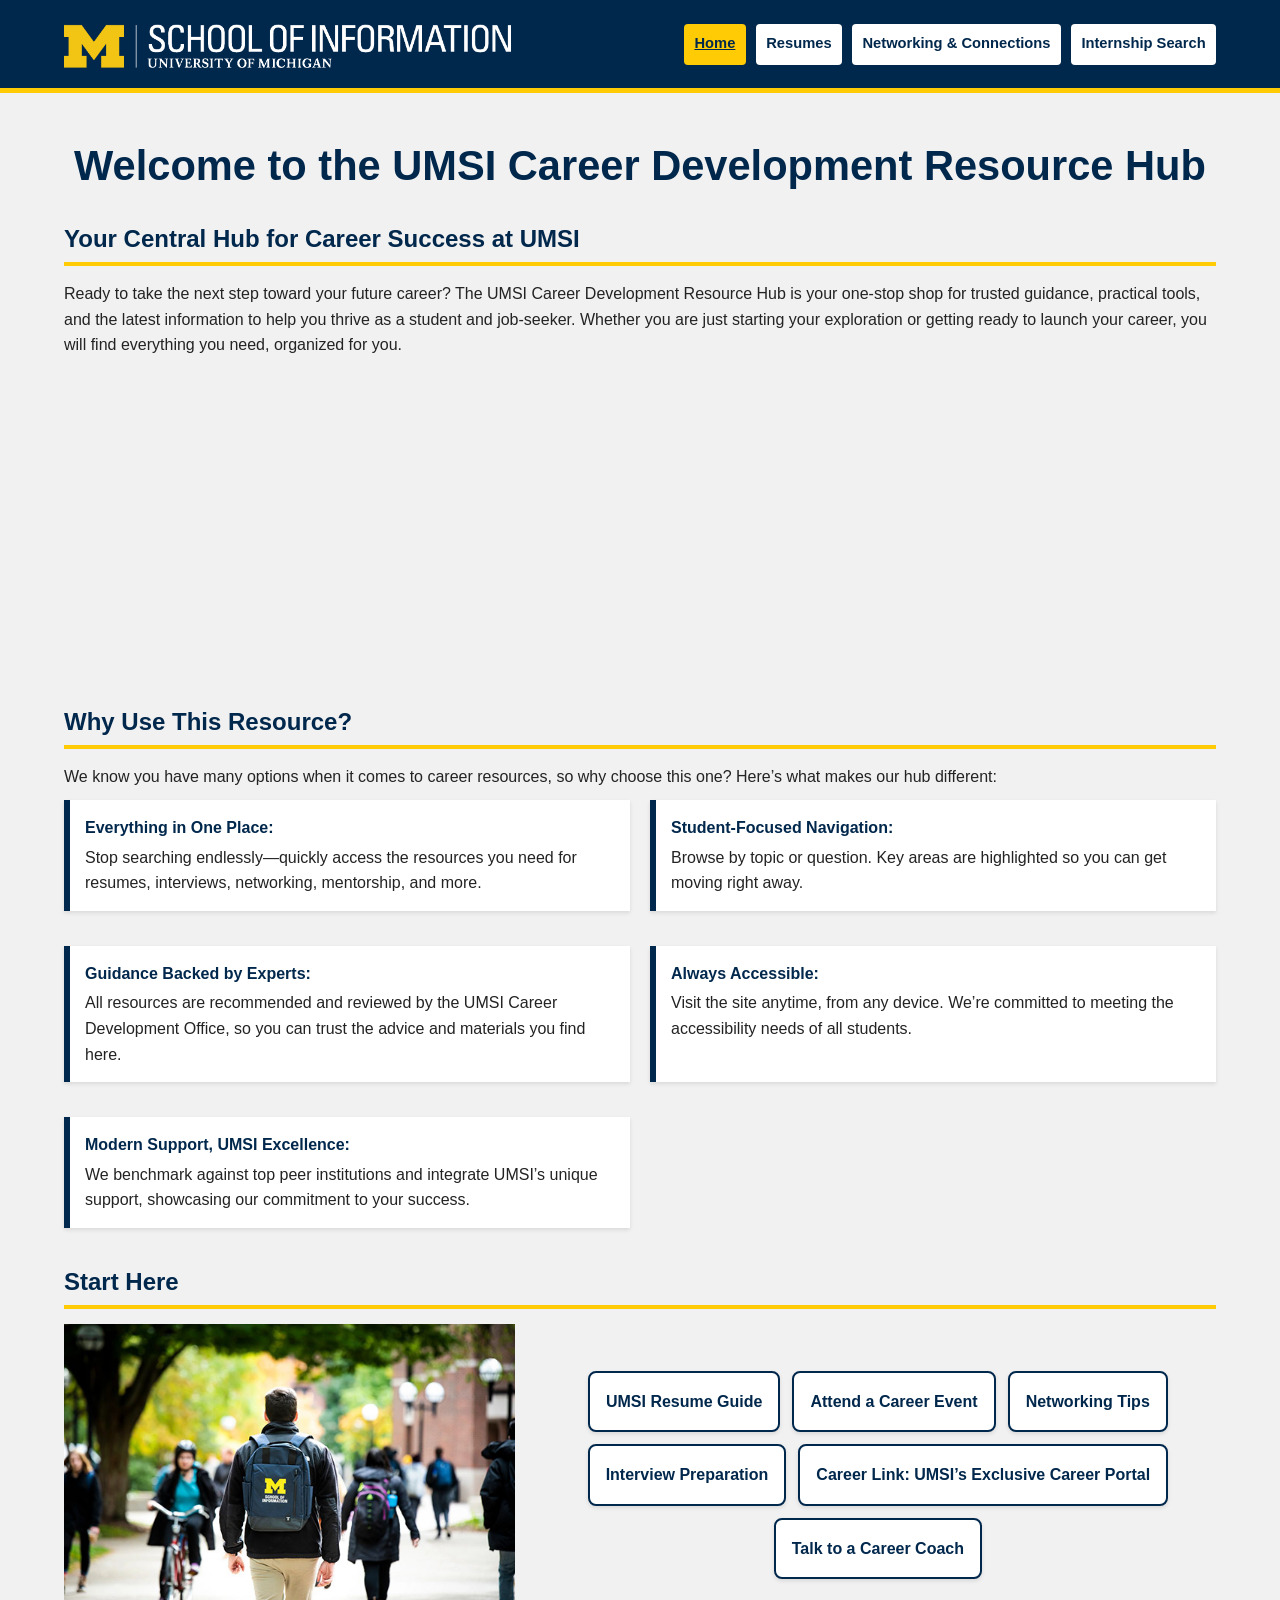
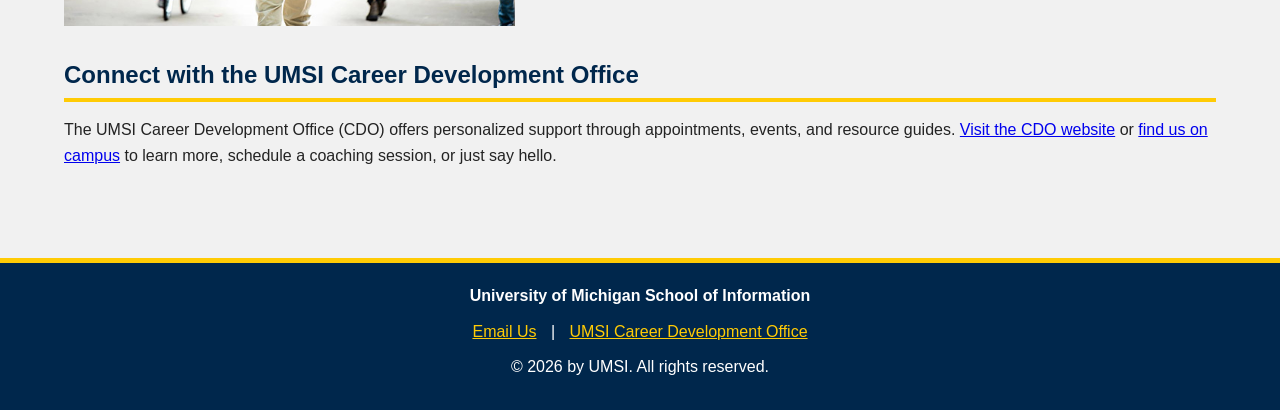
<file: index.html>
<!DOCTYPE html>
<html lang="en">
<head>
    <meta charset="UTF-8">
    <meta name="viewport" content="width=device-width, initial-scale=1.0">
    <link rel="stylesheet" href="css/html5reset.css">
    <link rel="stylesheet" href="css/style.css">
    <title>MSI Career Development Resource Hub</title>
</head>
<body>

<header>
  <div class="skip"><a href = "#maincontent">Skip to Main Content</a></div>
        <a href = "index.html" class="logo"><img src="images/UMSI_signature_marketing_no_U_white.png" alt="UMSI Logo"></a>  
        <nav>
            <ul>
                <li><a href = "index.html" class="active">Home</a></li>
                <li><a href = "resume.html">Resumes</a></li>
                <li><a href = "networking.html">Networking & Connections</a></li>
                <li><a href = "internship.html">Internship Search</a></li>
            </ul>
        </nav>

</header>
<main id="maincontent">
  <h1>Welcome to the UMSI Career Development Resource Hub</h1>

    <section>
      <h2>Your Central Hub for Career Success at UMSI</h2>
      <p>
        Ready to take the next step toward your future career? The UMSI Career Development Resource Hub is your one-stop shop for trusted guidance, practical tools, and the latest information to help you thrive as a student and job-seeker. Whether you are just starting your exploration or getting ready to launch your career, you will find everything you need, organized for you.
      </p>
      <iframe width="560" height="315" src="https://www.youtube.com/embed/GSjGeDYJ5Nk?si=qhxJPRTIT___x8hG" title="YouTube video player" allow="accelerometer; autoplay; clipboard-write; encrypted-media; gyroscope; picture-in-picture; web-share" referrerpolicy="strict-origin-when-cross-origin" allowfullscreen></iframe>
    </section>

    <section>
      <h2>Why Use This Resource?</h2>
       <p>
        We know you have many options when it comes to career resources, so why choose this one? Here’s what makes our hub different:
      <ul class="text-list">
        <li><strong>Everything in One Place:</strong> Stop searching endlessly—quickly access the resources you need for resumes, interviews, networking, mentorship, and more.</li>
        <li><strong>Student-Focused Navigation:</strong> Browse by topic or question. Key areas are highlighted so you can get moving right away.</li>
        <li><strong>Guidance Backed by Experts:</strong> All resources are recommended and reviewed by the UMSI Career Development Office, so you can trust the advice and materials you find here.</li>
        <li><strong>Always Accessible:</strong> Visit the site anytime, from any device. We’re committed to meeting the accessibility needs of all students.</li>
        <li><strong>Modern Support, UMSI Excellence:</strong> We benchmark against top peer institutions and integrate UMSI’s unique support, showcasing our commitment to your success.</li>
      </ul>
    </section>
    <section>
      <h2>Start Here</h2>
      <div class="start-section-box grid-layout" >
        <img src="images/UMSI_CampusFall_UMSIBackpack_02.jpg" alt="A student wears a UMSI backpack in fall on the drag.">
        <ul class="action-list">
            <li><a href="https://docs.google.com/document/d/1_1GfDJyVGIgE82MZjVhuWT_aB_2Hcj1NN62FUCXoR_o/edit?tab=t.0" target="_blank">UMSI Resume Guide</a></li>
          <li><a href="https://umich.instructure.com/courses/137916/pages/attend-an-event" target="_blank">Attend a Career Event</a></li>
          <li><a href="https://docs.google.com/document/d/18HMt79BU8ovGf9z7_P7No5tuwUS6qHNW5u0sgrepLtE/edit?tab=t.0" target="_blank">Networking Tips</a></li>
          <li><a href="https://docs.google.com/presentation/d/15n-XqsFEntdbkZz89K-ohf7Or1NnCt5CQNDG-6fh2a0/edit?usp=sharing" target="_blank">Interview Preparation</a></li>
          <li><a href="https://si-umich.12twenty.com/Login" target="_blank">Career Link: UMSI’s Exclusive Career Portal</a></li>
        
            <li><a href = "https://umich.instructure.com/courses/137916/pages/talk-to-a-career-coach">Talk to a Career Coach</a></li>
        </ul>
      </div>
      
    </section>
    
    <section>
      <h2>Connect with the UMSI Career Development Office</h2>
      <p>
        The UMSI Career Development Office (CDO) offers personalized support through appointments, events, and resource guides. <a href="https://umich.instructure.com/courses/137916" target="_blank">Visit the CDO website</a> or <a href="https://www.si.umich.edu/about-umsi/getting-umsi" target="_blank">find us on campus</a> to learn more, schedule a coaching session, or just say hello.
      </p>
    </section>
       
        <!-- Content taken & modified from UMGPT with the prompt, "Write me a webpage of intro content to help meet the following requirements - this is for the home page": and then pasted in the client objectives & project requirements"
        UMGPT. (2025). UMGPT ( GPT-4.1 August 25th version) [Large language model]. -->
</main>
<footer>
  <p><strong>University of Michigan School of Information</strong></p>
  <p>
    <a href="mailto:umsi.careers@umich.edu">Email Us</a> | 
    <a href="https://umich.instructure.com/courses/137916">UMSI Career Development Office </a>
  </p>
  <p>&copy;  <span id="year"></span> by UMSI. All rights reserved.</p>
  <script>
    // Set the current year in the footer automatically, uses JavaScript to ensure it stays up to date
    document.getElementById("year").innerHTML = new Date().getFullYear();
  </script>
</footer>
</body>
</html>
</file>
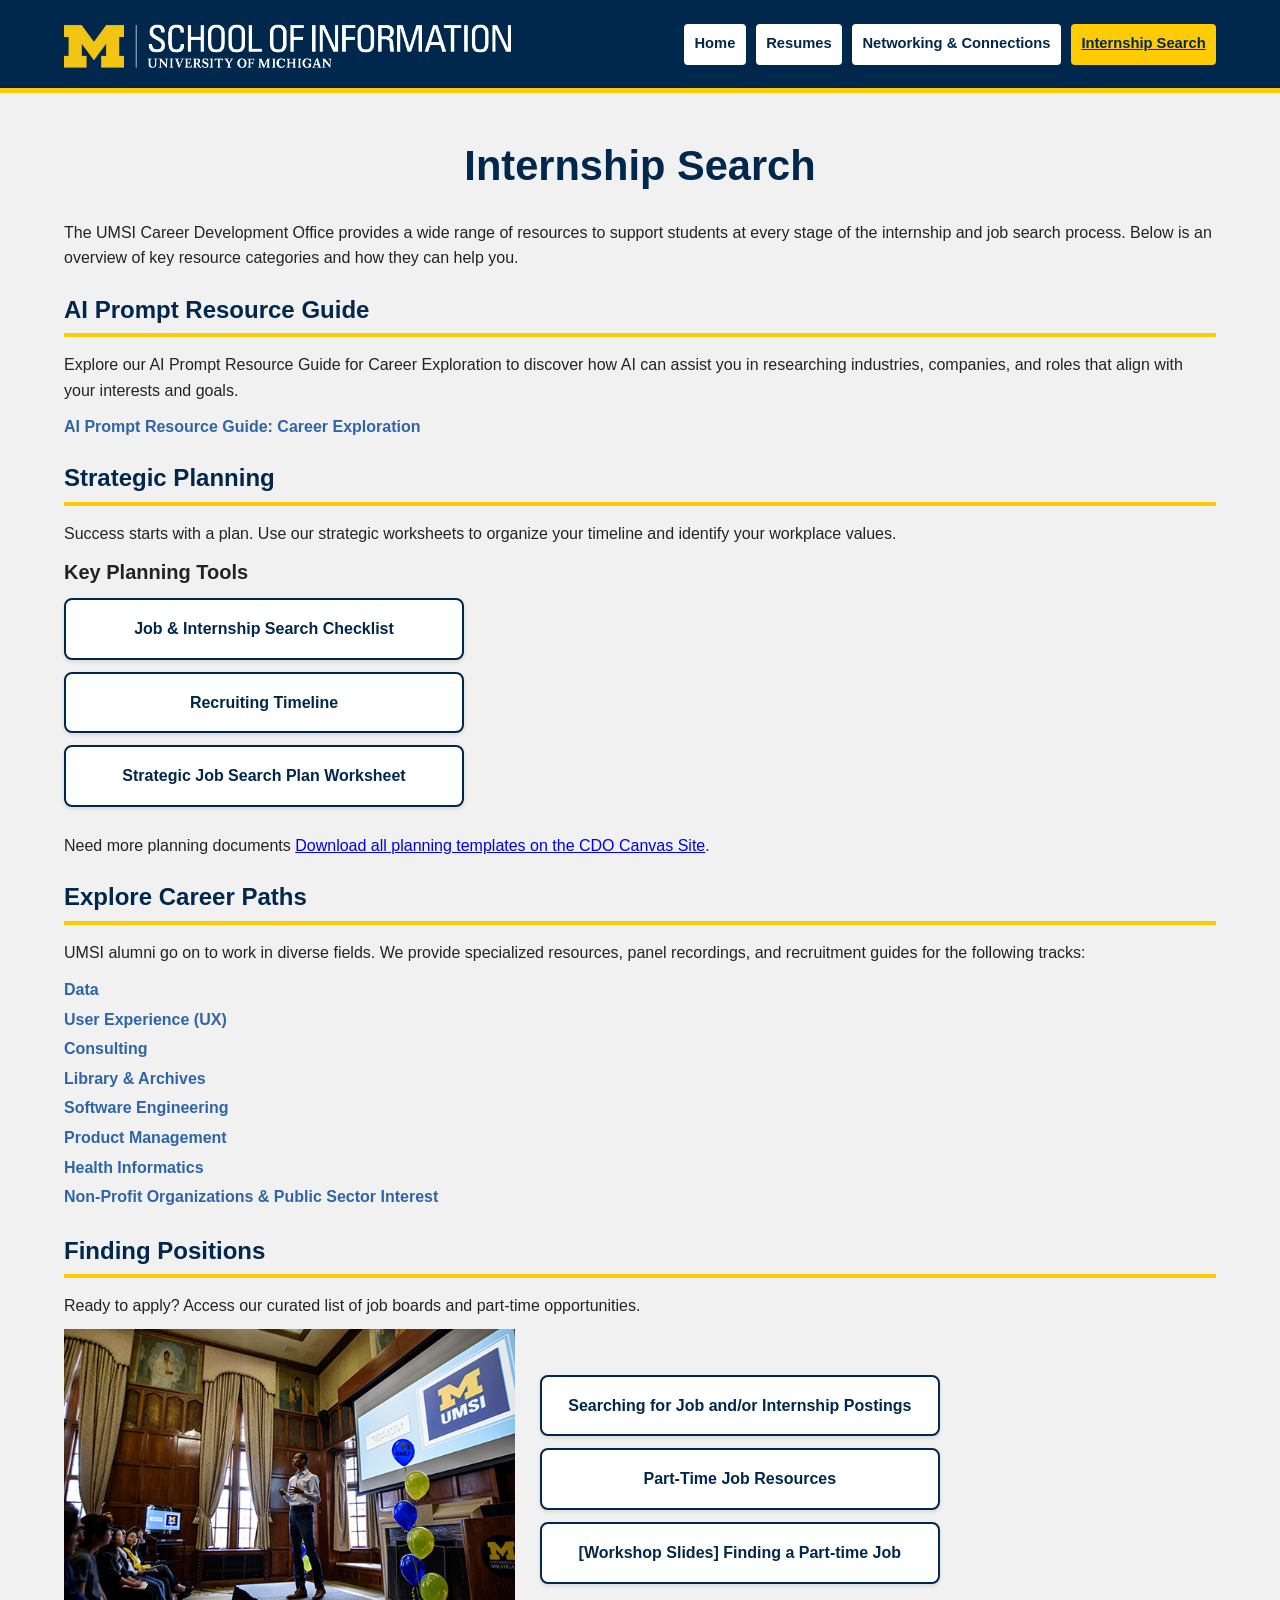
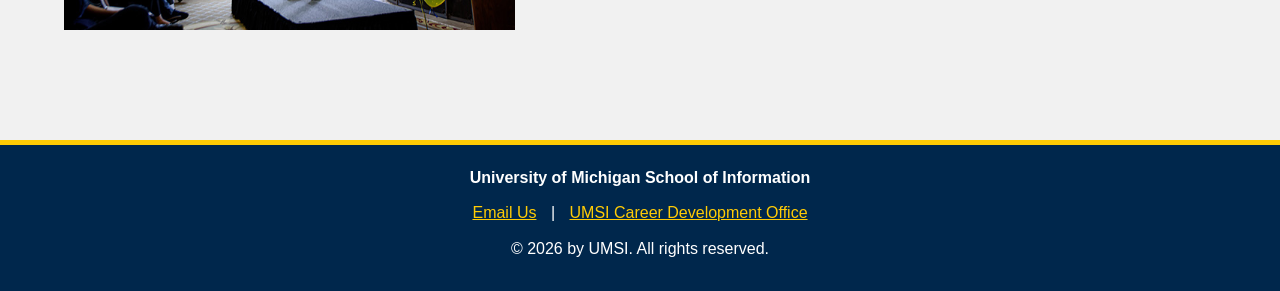
<file: internship.html>
<!DOCTYPE html>
<html lang="en">
<head>
    <meta charset="UTF-8">
    <meta name="viewport" content="width=device-width, initial-scale=1.0">
    <link rel="stylesheet" href="css/html5reset.css">
    <link rel="stylesheet" href="css/style.css">
    <title>Internship Search</title>
</head>
<body>

<header>
  <div class="skip"><a href = "#maincontent">Skip to Main Content</a></div>
        <a href = "index.html" class="logo"><img src="images/UMSI_signature_marketing_no_U_white.png" alt="UMSI Logo"></a>  
        <nav>
            <ul>
                <li><a href = "index.html">Home</a></li>
                <li><a href = "resume.html">Resumes</a></li>
                <li><a href = "networking.html">Networking & Connections</a></li>
                <li><a href = "internship.html" class="active">Internship Search</a></li>
            </ul>
        </nav>

</header>

<main id="maincontent">
    <h1>Internship Search</h1>

    <p>
        The UMSI Career Development Office provides a wide range of resources to support
        students at every stage of the internship and job search process. Below is an
        overview of key resource categories and how they can help you.
    </p>

    <section>
        <h2>AI Prompt Resource Guide</h2>
        <p>
            Explore our AI Prompt Resource Guide for Career Exploration to discover how AI can assist you in researching industries, companies, and roles that align with your interests and goals.
        </p>
        <ul>
        <li class="resume-list"><a href="https://docs.google.com/document/d/1C-rxX5VcjVH7YjMdHil1VMo9ZdSOHmausOcX61dld-g/edit#heading=h.m3fsccjzqtbh">AI Prompt Resource Guide: Career Exploration</a></li>
        </ul>
    </section>
    <section>
        <h2>Strategic Planning</h2>
        <p>Success starts with a plan. Use our strategic worksheets to organize your timeline and identify your workplace values.</p>
        
        <h3>Key Planning Tools</h3>
        <ul  class="action-list-intern">
            <li><a href="https://docs.google.com/document/d/1fblfjC2Tki2MZOminwoIonvJYJ5tiBTKP8isaCzaIfY/edit?usp=sharing">Job & Internship Search Checklist</a></li>
            <li><a href="https://docs.google.com/document/d/14Q3v3K5_SwgIAbkhCgyX9Vd3JPs9nR245ACvP3Csq5I/edit?usp=sharing">Recruiting Timeline</a></li>
            <li><a href="https://docs.google.com/document/d/19kWFf53hYuAs-aa9igwV87WosoKJa1AsX_OUqLWjENk/edit?usp=sharing">Strategic Job Search Plan Worksheet</a></li>
        </ul>
        <p>
            <br>Need more planning documents
            <a href="https://umich.instructure.com/courses/137916/modules" target="_blank">Download all planning templates on the CDO Canvas Site</a>.
        </p>
    </section>
    <section>
        <h2>Explore Career Paths</h2>
        <p>UMSI alumni go on to work in diverse fields. We provide specialized resources, panel recordings, and recruitment guides for the following tracks:</p>

        <ul class="resume-list">
            <li><a href="https://docs.google.com/presentation/d/1V0kSQXhO-8rmsv6LKP7OqQqVBUBKkSyDmFd15uDUur4/edit?usp=sharing">Data</a></li>
            <li><a href="https://docs.google.com/presentation/d/1D_paU2t723q9vCd-4HIl9LoDvgLZlp9xS_nFApjCEkI/edit?usp=sharing">User Experience (UX)</a></li>
            <li><a href="https://docs.google.com/presentation/d/1tr5eBwZOigr9MVr2xQhfjooeoo3P20-pUsr6PSVdpEY/edit?usp=sharing">Consulting</a></li>
            <li><a href="https://docs.google.com/presentation/d/1snxqk9coJWGzj4DOOytsRnKHmIrj05FD7M1D-9P8yeQ/edit?usp=sharing">Library & Archives</a></li>
            <li><a href="https://www.dropbox.com/scl/fi/z2vsaocrqlom8nlm1v40l/SWE-Overview-3.mp4?rlkey=amjn72z4rz1hx6r7l167jaz96&dl=0">Software Engineering</a></li>
            <li><a href="https://drive.google.com/a/umich.edu/file/d/1JI7dTIZ_GYQC_aQutbZEo2v4rlgk2Hor/view?usp=sharing">Product Management</a></li>
            <li><a href="https://www.dropbox.com/scl/fi/8gmp37k21l6l8bxlja6da/MHI-Seminar-Alumni-Panel-Winter-2026.mp4?rlkey=p3vtp1lyhkd61rlac9827ja01&st=jzvv3afh&dl=0">Health Informatics</a></li>
            <li><a href="https://docs.google.com/presentation/d/1k83m2dodzUBuzO5lR2NZrJ960PTIdLHhDbB_rvvbJy4/edit?usp=sharing">Non-Profit Organizations & Public Sector Interest</a></li>
        </ul>
    </section>
    <section>
        <h2>Finding Positions</h2>
        <p>Ready to apply? Access our curated list of job boards and part-time opportunities.</p>
        <div class="start-section-box grid-layout" >
        <img src="images/career fair (internship search).jpg" alt="career fair (internship search)">
        <ul  class="action-list-intern">
            <li><a href="https://umich.instructure.com/courses/137916/modules/items/3808117" target="_blank">Searching for Job and/or Internship Postings </a></li>
            <li><a href="https://docs.google.com/document/d/1cQybKz6QKjBNAhrowpeiXdb-7npnRBiWLQde6re-wOo/edit?usp=sharing" target="_blank">Part-Time Job Resources</a></li>
            <li><a href="https://docs.google.com/presentation/d/1wINbTLwvxODWBIvSidmZavLMwki9CSzH2p0Lh7LIpOs/edit?usp=sharing" target="_blank">[Workshop Slides] Finding a Part-time Job</a></li>
        </ul>
    </div>
    </section>
    
        <!-- Content taken & modified from UMGPT with the prompt, "Using the provided list of UMSI career resources, create a page for 'Internship Search'. Instead of listing all individual links, summarize the categories and direct users to the Canvas modules for full access."
        UMGPT. (2025). UMGPT ( GPT-4.1 August 25th version) [Large language model]. -->
</main>
<footer>
  <p><strong>University of Michigan School of Information</strong></p>
  <p>
    <a href="mailto:umsi.careers@umich.edu">Email Us</a> | 
    <a href="https://umich.instructure.com/courses/137916">UMSI Career Development Office </a>
  </p>
  <p>&copy; <span id="year"></span> by UMSI. All rights reserved.</p>
  <script>
    // Set the current year in the footer automatically, uses JavaScript to ensure it stays up to date
    document.getElementById("year").innerHTML = new Date().getFullYear();
  </script>
</footer>
</body>
</html>
</file>
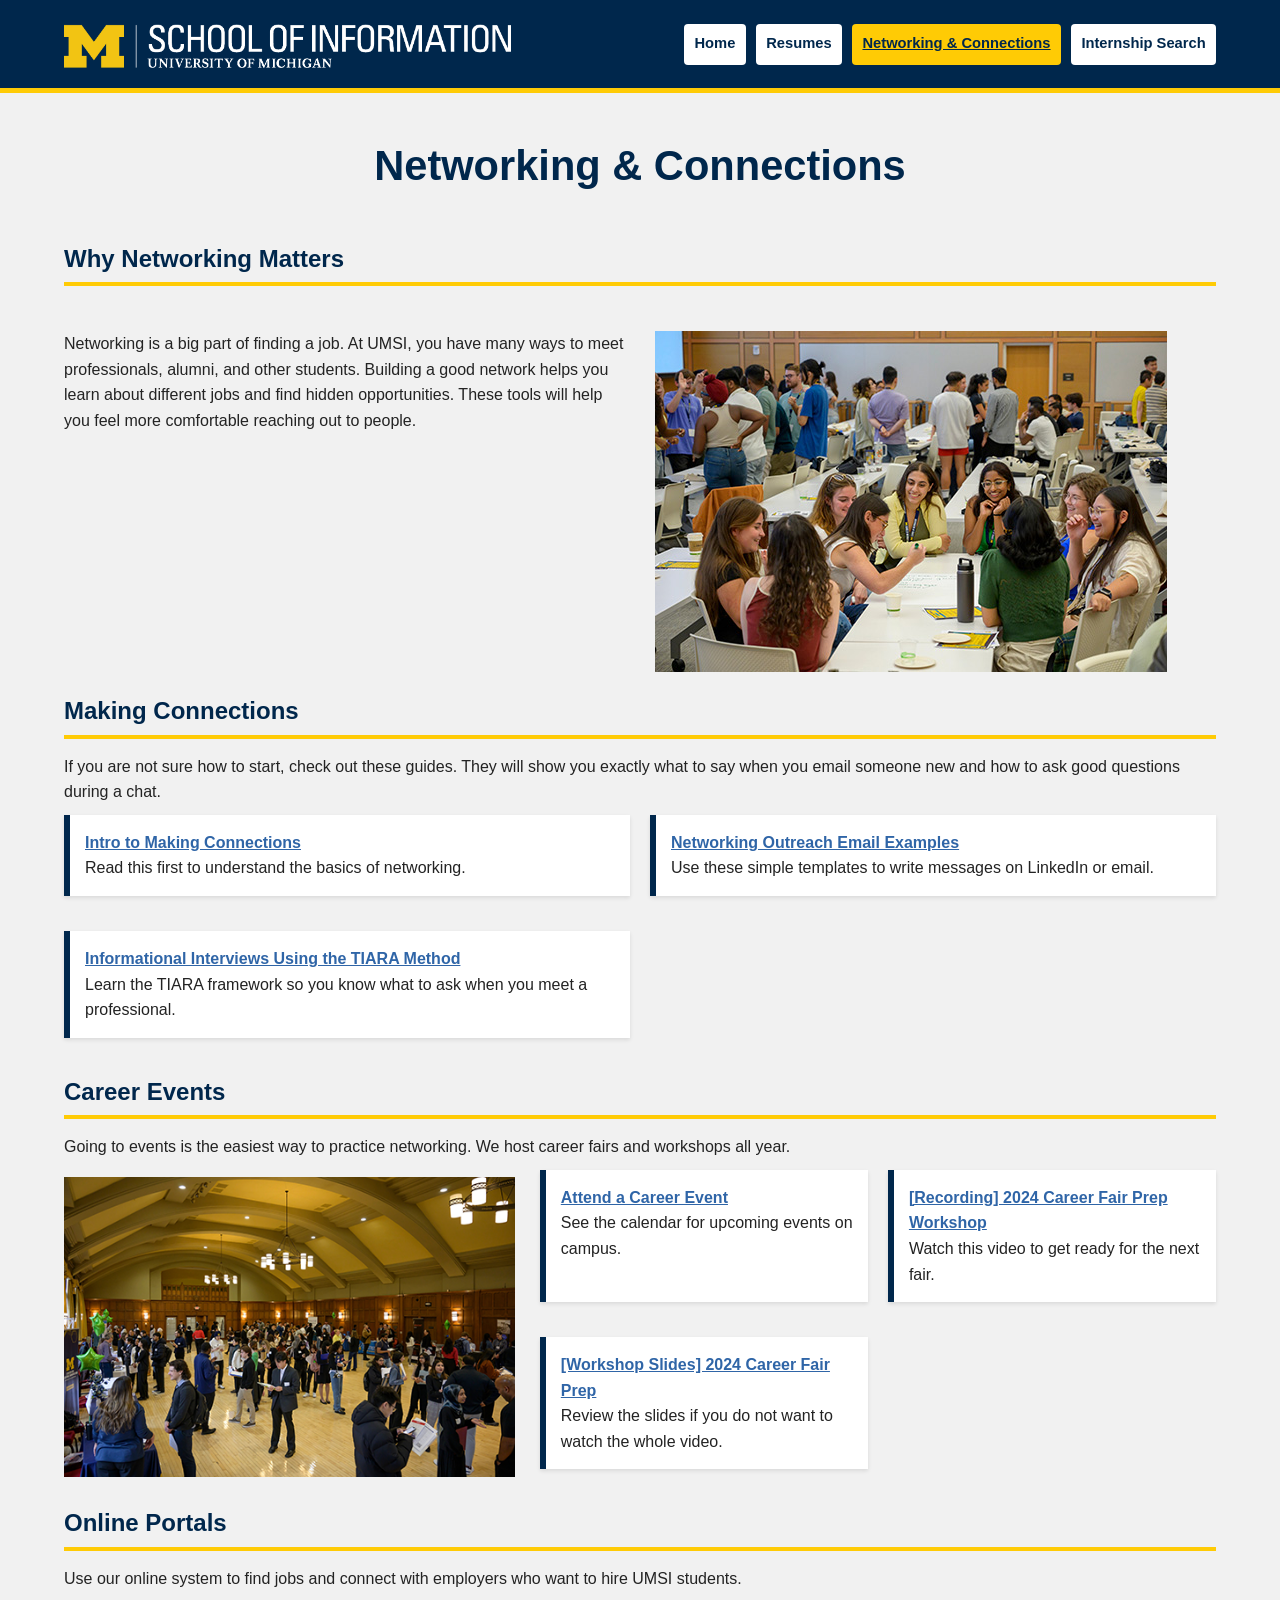
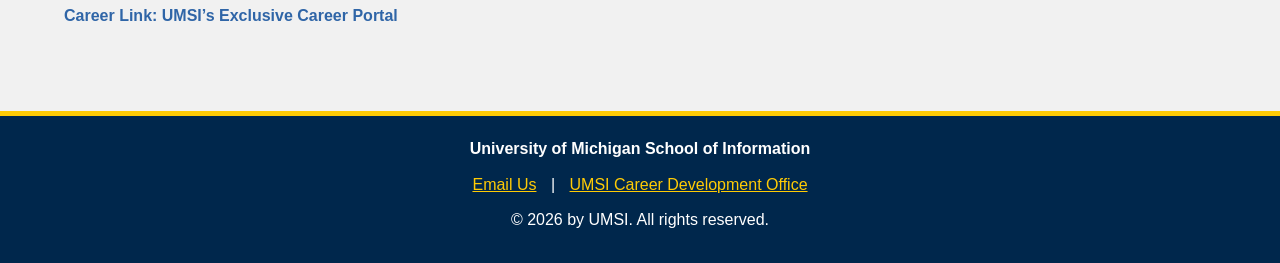
<file: networking.html>
<!DOCTYPE html>
<html lang="en">
<head>
    <meta charset="UTF-8">
    <meta name="viewport" content="width=device-width, initial-scale=1.0">
    <link rel="stylesheet" href="css/html5reset.css">
    <link rel="stylesheet" href="css/style.css">
    <title>Networking & Connections</title>
</head>
<body>

<header>
  <div class="skip"><a href = "#maincontent">Skip to Main Content</a></div>
        <a href = "index.html" class="logo"><img src="images/UMSI_signature_marketing_no_U_white.png" alt="UMSI Logo"></a>  
        <nav>
            <ul>
                <li><a href = "index.html">Home</a></li>
                <li><a href = "resume.html">Resumes</a></li>
                <li><a href = "networking.html" class="active">Networking & Connections</a></li>
                <li><a href = "internship.html">Internship Search</a></li>
            </ul>
        </nav>

</header>

<main id="maincontent">
    <h1>Networking & Connections</h1>

    <section class="content-grid">
        <h2>Why Networking Matters</h2>
        <p>
            Networking is a big part of finding a job. At UMSI, you have many ways to meet professionals, alumni, and other students. Building a good network helps you learn about different jobs and find hidden opportunities. These tools will help you feel more comfortable reaching out to people.
        </p>
        <img src="images/networking_event.jpg" alt="Students talking at a networking event">
    </section>

    <section>
        <h2>Making Connections</h2>
        <p>If you are not sure how to start, check out these guides. They will show you exactly what to say when you email someone new and how to ask good questions during a chat.</p>
        <ul  class="text-list">
            <li><a href="https://docs.google.com/document/d/18HMt79BU8ovGf9z7_P7No5tuwUS6qHNW5u0sgrepLtE/edit?tab=t.0" target="_blank">Intro to Making Connections</a><br>Read this first to understand the basics of networking.</li>
            <li><a href="https://docs.google.com/document/d/1cwq2KtdKQbO-tICHKUyKRA3QY4_3VJ8NLC2kwPBY4dI/edit?tab=t.0" target="_blank">Networking Outreach Email Examples</a><br>Use these simple templates to write messages on LinkedIn or email.</li>
            <li><a href="https://docs.google.com/presentation/d/1QR0UA8V4d_hjHuayVbzF5_bx8d_8m3Ohvx9e5SiBodg/edit?slide=id.g187a33b4e7_2_86#slide=id.g187a33b4e7_2_86" target="_blank">Informational Interviews Using the TIARA Method</a><br>Learn the TIARA framework so you know what to ask when you meet a professional.</li>
        </ul>
    </section>

    <section>
        <h2>Career Events</h2>
        <p>Going to events is the easiest way to practice networking. We host career fairs and workshops all year.</p>
        <div class="grid-layout" >
        <img src="images/career_fair.png" alt="A crowded room at a university career fair">
        <ul  class="text-list">
            <li><a href="https://umich.instructure.com/courses/137916/pages/attend-an-event" target="_blank">Attend a Career Event</a><br>See the calendar for upcoming events on campus.</li>
            <li><a href="https://www.dropbox.com/scl/fi/1it97skwtspcm2yuhf8qq/Winter-2024_Career-Fair-Prep-Workshop.mp4?rlkey=we1hk8fy3dr9tgtvgvo0bh4dn&e=1&dl=0" target="_blank">[Recording] 2024 Career Fair Prep Workshop</a><br>Watch this video to get ready for the next fair.</li>
            <li><a href="https://docs.google.com/presentation/d/1ZQG4dY5Let1iot2GuKhV1mO_vgbvxv4YTNE2HP2qqf8/edit?usp=sharing" target="_blank">[Workshop Slides] 2024 Career Fair Prep</a><br>Review the slides if you do not want to watch the whole video.</li>
        </ul>
    </div>
    </section>

    <section>
        <h2>Online Portals</h2>
        <p>Use our online system to find jobs and connect with employers who want to hire UMSI students.</p>
        <ul  class="resume-list">
            <li><a href="https://si-umich.12twenty.com/Login" target="_blank">Career Link: UMSI’s Exclusive Career Portal</a></li>
        </ul>
    </section>

</main>
<footer>
  <p><strong>University of Michigan School of Information</strong></p>
  <p>
    <a href="mailto:umsi.careers@umich.edu">Email Us</a> | 
    <a href="https://umich.instructure.com/courses/137916">UMSI Career Development Office </a>
  </p>
  <p>&copy; <span id="year"></span> by UMSI. All rights reserved.</p>
  <script>
    // Set the current year in the footer automatically, uses JavaScript to ensure it stays up to date
    document.getElementById("year").innerHTML = new Date().getFullYear();
  </script>
</footer>
</body>
</html>
</file>
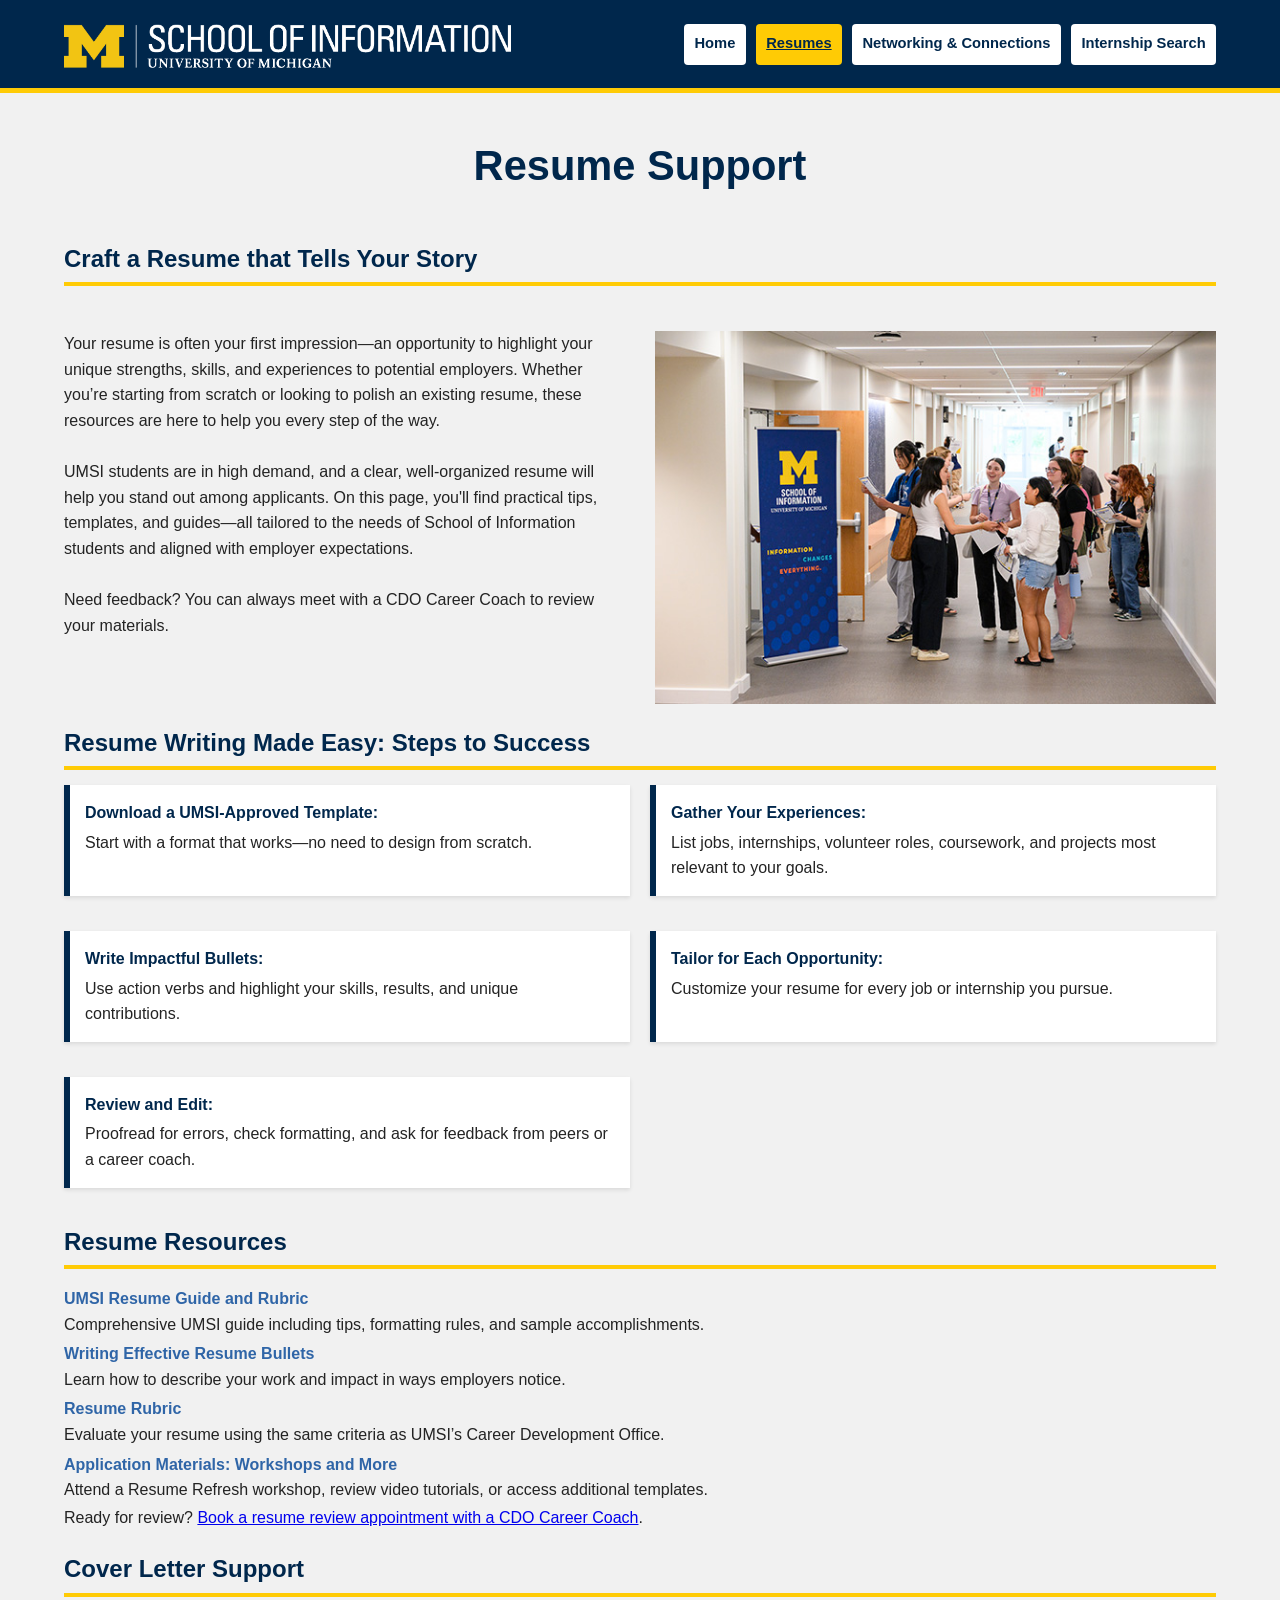
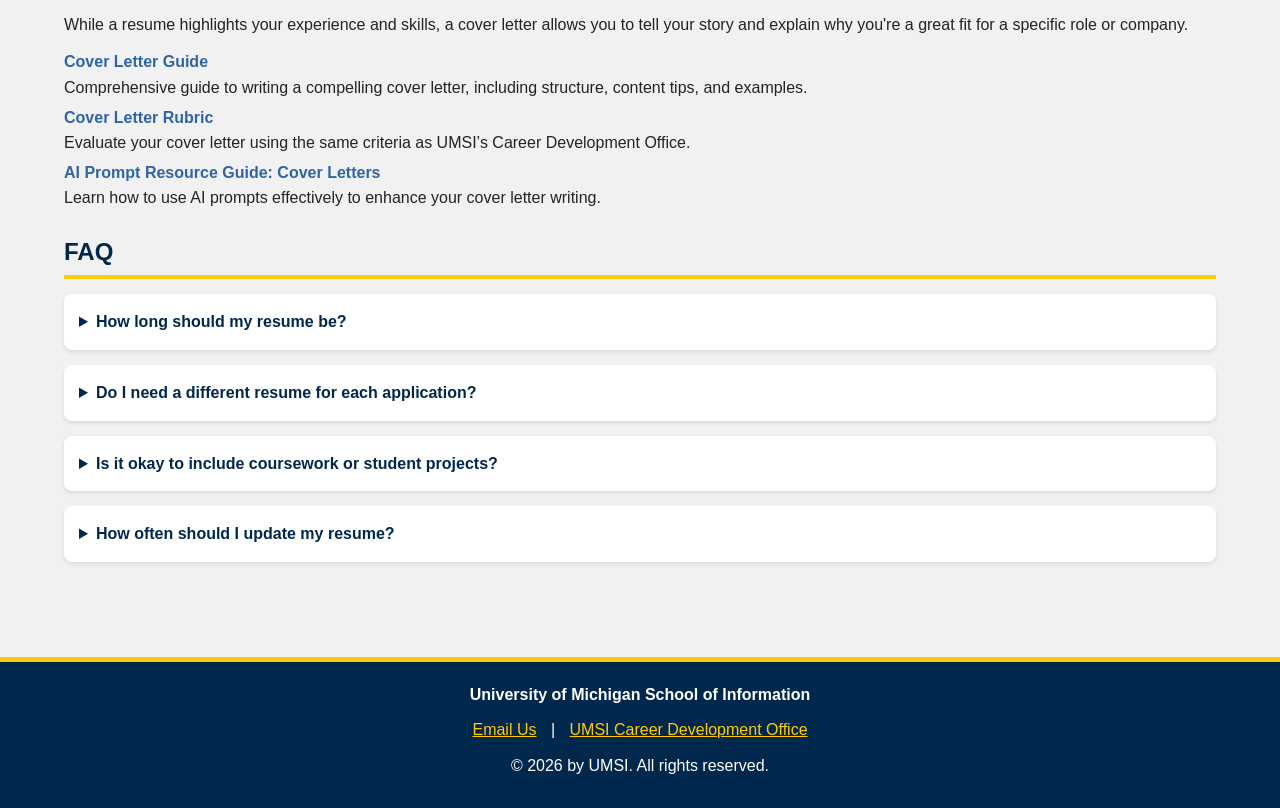
<file: resume.html>
<!DOCTYPE html>
<html lang="en">
<head>
    <meta charset="UTF-8">
    <meta name="viewport" content="width=device-width, initial-scale=1.0">
    <link rel="stylesheet" href="css/html5reset.css">
    <link rel="stylesheet" href="css/style.css">
    <title>Resumes</title>
</head>
<body>

<header>
  <div class="skip"><a href = "#maincontent">Skip to Main Content</a></div>
        <a href = "index.html" class="logo"><img src="images/UMSI_signature_marketing_no_U_white.png" alt="UMSI Logo"></a>  
        <nav>
            <ul>
                <li><a href = "index.html">Home</a></li>
                <li><a href = "resume.html" class="active">Resumes</a></li>
                <li><a href = "networking.html">Networking & Connections</a></li>
                <li><a href = "internship.html">Internship Search</a></li>
            </ul>
        </nav>
</header>

<main id="maincontent">
  <h1>Resume Support</h1>

  <section>
    <div class="content-grid">
      <h2>Craft a Resume that Tells Your Story</h2>
      <p>
        Your resume is often your first impression—an opportunity to highlight your unique strengths, skills, and experiences to potential employers. Whether you’re starting from scratch or looking to polish an existing resume, these resources are here to help you every step of the way.
      <br><br>
        UMSI students are in high demand, and a clear, well-organized resume will help you stand out among applicants. On this page, you'll find practical tips, templates, and guides—all tailored to the needs of School of Information students and aligned with employer expectations.
      <br><br>
        Need feedback? You can always meet with a CDO Career Coach to review your materials.
      </p>
    
    <img src="images/UMSI_office.jpg" alt="UMSI office"></div>
  </section>
  
  <section>
    <h2>Resume Writing Made Easy: Steps to Success</h2>
    <ol  class="text-list">
      <li><strong>Download a UMSI-Approved Template:</strong> Start with a format that works—no need to design from scratch.</li>
      <li><strong>Gather Your Experiences:</strong> List jobs, internships, volunteer roles, coursework, and projects most relevant to your goals.</li>
      <li><strong>Write Impactful Bullets:</strong> Use action verbs and highlight your skills, results, and unique contributions.</li>
      <li><strong>Tailor for Each Opportunity:</strong> Customize your resume for every job or internship you pursue.</li>
      <li><strong>Review and Edit:</strong> Proofread for errors, check formatting, and ask for feedback from peers or a career coach.</li>
    </ol>
  </section>

  <section>
  <div>
    <h2>Resume Resources</h2>
    <ul class="resume-list">
      <li>
        <a href="https://docs.google.com/document/d/1_1GfDJyVGIgE82MZjVhuWT_aB_2Hcj1NN62FUCXoR_o/edit?tab=t.0" target="_blank">
          UMSI Resume Guide and Rubric
        </a> <br>
        Comprehensive UMSI guide including tips, formatting rules, and sample accomplishments.
      </li>
      <li>
        <a href="https://docs.google.com/document/d/1-EVZYH_Fic4mfLVGOXyHTSeRwBWmmi2WHSgGDLGGPEs/edit?tab=t.0" target="_blank">
          Writing Effective Resume Bullets
        </a> <br>
        Learn how to describe your work and impact in ways employers notice.
      </li>
      <li>
        <a href="https://docs.google.com/document/d/1vJMfgw9nwpHN9Sy0L0RP0aNBbaDSsiLPc2vy-doac6s/edit?tab=t.0" target="_blank">
          Resume Rubric
        </a> <br>
        Evaluate your resume using the same criteria as UMSI’s Career Development Office.
      </li>
      <li>
        <a href="https://docs.google.com/document/d/1vJMfgw9nwpHN9Sy0L0RP0aNBbaDSsiLPc2vy-doac6s/edit?tab=t.0" target="_blank">
          Application Materials: Workshops and More
        </a> <br>
        Attend a Resume Refresh workshop, review video tutorials, or access additional templates.
      </li>
    </ul>
    <p>
      Ready for review? <a href="https://umich.instructure.com/courses/137916/pages/talk-to-a-career-coach" target="_blank">Book a resume review appointment with a CDO Career Coach</a>.
    </p>
  </div>

  <div>
    <h2>Cover Letter Support</h2>
    <p>While a resume highlights your experience and skills, a cover letter allows you to tell your story and explain why you're a great fit for a specific role or company.</p>
    <ul class="resume-list">
      <li><a href="https://docs.google.com/document/d/15kYeycV4isGpNFI6DWnjqTkp5JnMyitKJ1Wc8kIH-eA/edit?usp=sharing">Cover Letter Guide</a>
      <br> Comprehensive guide to writing a compelling cover letter, including structure, content tips, and examples.
      </li>
      <li><a href="https://docs.google.com/document/d/1WJrgSiwXGxGLN_mXBrRUdQy3Lijo68DFwYriGGALGjc/edit?usp=share_link">Cover Letter Rubric</a>
      <br> Evaluate your cover letter using the same criteria as UMSI’s Career Development Office.
      </li>
      <li><a href="https://docs.google.com/document/d/1C-rxX5VcjVH7YjMdHil1VMo9ZdSOHmausOcX61dld-g/edit#heading=h.jz6pa8m06clo">AI Prompt Resource Guide: Cover Letters</a>
      <br> Learn how to use AI prompts effectively to enhance your cover letter writing.
      </li>

    </ul>
  </div>
  </section>

  <section>
    <h2>FAQ</h2>
      <details class="faq-item">
        <summary>How long should my resume be?</summary>
        <p>For most UMSI students and new grads, one page is best. More experienced professionals may require two pages.</p>
      </details>

      <details class="faq-item">
        <summary>Do I need a different resume for each application?</summary>
        <p>It’s wise to tailor your resume to the requirements and keywords of each opportunity.</p>
      </details>

      <details class="faq-item">
        <summary>Is it okay to include coursework or student projects?</summary>
        <p>Absolutely! UMSI coursework and projects are valued by employers, especially if they show relevant skills and impact.</p>
      </details>

      <details class="faq-item">
        <summary>How often should I update my resume?</summary>
        <p>Update your resume every semester, after major projects, or whenever you gain a new role or responsibility.</p>
      </details>
  </section>
          <!-- Content taken & modified from UMGPT with the prompt, "for the same content write me some intro content and resources for a resume page" - this was after I had asked for content for the home page.
        UMGPT. (2025). UMGPT (GPT-4.1 August 25th version) [Large language model]. -->

</main>
<footer>
  <p><strong>University of Michigan School of Information</strong></p>
  <p>
    <a href="mailto:umsi.careers@umich.edu">Email Us</a> | 
    <a href="https://umich.instructure.com/courses/137916">UMSI Career Development Office </a>
  </p>
  <p>&copy; <span id="year"></span> by UMSI. All rights reserved.</p>
  <script>
    // Set the current year in the footer automatically, uses JavaScript to ensure it stays up to date
    document.getElementById("year").innerHTML = new Date().getFullYear();
  </script>
</footer>
    
</body>

</html>
</file>
<file: css/style.css>
/* Background base setting */
body {
    font-family: Arial, sans-serif;
    background-color: #f1f1f1;
    color: #232323;
    line-height: 1.6;
}

/* Add space below paragraphs */
p {
    margin-bottom: 10px;
}

/* Make images fit their container and prevent overflow */
img {
    max-width: 100%;
    height: auto;
    display: block; 
}

/* Make iframes responsive too */
iframe{
    max-width: 100%;
    border: none;
    display: block; 
}


/* Style the top header with Michigan blue background and yellow border */
header {
    background-color: #00274C; 
    color: #ffffff;
    padding: 20px 10px;
    text-align: center;
    border-bottom: 5px solid #FFCB05;
}

/* Style the title inside header */
header h1 {
    font-size: 24px;
    margin-top: 15px;
}

/* Logo styles */
.logo {
    display: block;
    max-width: 100%; 
    width: 50vw;
    margin: 0 auto 15px auto;
}

/* Navigation styles */
/* Make nav links horizontal with flexbox */
/* nav ul {
    list-style-type: none;
    padding: 0;
    margin: 0;
    display: flex;
    flex-wrap: wrap;
    justify-content: center;
    gap: 10px;
} */
nav ul{
    list-style-type: none;
    padding: 0;
    /* margin: 0px 100px; */
    margin: 0;
    display: grid;
    grid-template-columns: repeat(auto-fit, minmax(130px, 1fr)); /* 讓按鈕自動適應寬度 */
    gap: 12px;
}

/* Style each nav link as a button */
nav a {
    display: block;
    padding: 10px 15px;
    background-color: #ffffff; 
    color: #00274C;
    text-decoration: none;
    font-weight: bold;
    border-radius: 4px;
    text-align: center;
}

nav a:focus {
    outline: 4px solid #FFCB05;
    outline-offset: 4px;
    background-color: #00274C;
    color: #ffffff;
    text-decoration: underline;
}

/* Highlight the current page link with yellow background */
nav a.active {
    background-color: #FFCB05;
    color: #00274C;
    text-decoration: underline;
}

/* Skip link (Accessibility) */
/* Hide skip link off-screen by default */
.skip {
    position: absolute;
}

.skip a{
  position: absolute;
  top: -200px;
  left: -500px;
  background-color: #00274C;
  color: #FFCB05;
  padding: 10px;
  font-weight: bold;
  z-index: 999;
  white-space: nowrap;  
}

/* Show skip link when focused (for keyboard users) */
.skip a:focus {
  top: 45px;
  left: -50px;
  border: 5px dashed #FFCB05;
  outline: none; 
}

/* Focus styles */
/* Add visible outline when any element is focused */
:focus {
  outline: 4px dashed #00274C;
  outline-offset: 4px;
}

/* Main content area */
/* Add padding and center the main content */
main {
    padding: 15px;
    margin: 0 auto;
}

/* Heading styles */
/* Style for main page title (h1) */
h1 {
    font-size: 2.5rem;
    color: #00274C;
    text-align: center;
    margin-top: 5px;
    margin-bottom: 20px;
    font-weight: bold;
}

/* Style for section headings (h2) with yellow underline */
h2 {
    font-size: 1.5rem;
    color: #00274C;
    border-bottom: 4px solid #FFCB05;
    padding-bottom: 4px;
    margin-top: 20px;
    margin-bottom: 15px;
    font-weight: bold;
}

/* Style for sub-headings (h3) */
h3 {
    font-size: 1.25rem;
    color: #232323;
    margin-top: 10px;
    margin-bottom: 10px;
    font-weight: bold;
}

/* Text list styles */
/* Remove default bullets and stack items vertically */
.text-list {
    list-style-type: none;
    padding: 0;
    display: flex;
    flex-direction: column;
    gap: 3px;
}

/* Style each list item as a card with left border */
.text-list li {
    background-color: #ffffff;
    border-left: 6px solid #00274C;
    padding: 15px;
    margin-bottom: 15px;
    box-shadow: 0 2px 4px rgba(0,0,0,0.1);
}

/* Make bold text stand out in list items */
.text-list strong {
    color: #00274C;
    display: block;
    margin-bottom: 4px;
}

/* Style links inside text list */
.text-list a {
    font-weight: bold;
    color: #2F65A7;
}

/* Action list (Button links) */
/* Stack action buttons vertically with spacing */
.action-list {
    display: flex;
    flex-direction: column;
    gap: 12px;
    padding: 0;
    margin: 15px 0;
    list-style: none;
}

/* Style action links as buttons with border */
.action-list a {
    display: block;
    background-color: #ffffff;
    color: #00274C;
    border: 2px solid #00274C;
    padding: 16px;
    text-align: center;
    text-decoration: none;
    font-weight: bold;
    border-radius: 8px; 
    box-shadow: 0 2px 4px rgba(0,0,0,0.1);
}

/* Change colors when button is hovered, clicked, or focused */
.action-list a:focus, 
.action-list a:active,
.action-list a:hover {
    background-color: #00274C;
    color: #ffffff;
    border: 2px solid #ffffff;
}

/* Internship action list */
/* Similar to action-list but with max width */
.action-list-intern{
    display: flex;
    flex-direction: column;
    gap: 12px;
    padding: 0;
    list-style: none;
    max-width: 400px;
}

/* Style internship links as buttons */
.action-list-intern a {
    display: block;
    background-color: #ffffff;
    color: #00274C;
    border: 2px solid #00274C;
    padding: 16px;
    text-align: center;
    text-decoration: none;
    font-weight: bold;
    border-radius: 8px; 
    box-shadow: 0 2px 4px rgba(0,0,0,0.1);
}

/* Change colors on hover, click, or focus */
.action-list-intern a:focus, 
.action-list-intern a:active,
.action-list-intern a:hover {
    background-color: #00274C;
    color: #ffffff;
    border: 2px solid #ffffff;
}

/* Section box */
/* Add bottom margin to section boxes */
.start-section-box {
    margin-bottom: 30px;
}

/* Grid layout */
/* Two-column grid: first column smaller, second column larger */
.grid-layout {
    display: grid;
    grid-template-columns: 1fr 1.5fr;
    gap: 25px;
    align-items: center;
}

/* Footer styles */
/* Style footer with Michigan blue and yellow accent */
footer {
    background-color: #00274C;
    color: #ffffff;
    text-align: center;
    padding: 20px;
    margin-top: 40px;
    border-top: 5px solid #FFCB05;
}

/* Style footer links in yellow */
footer a {
    color: #FFCB05;
    text-decoration: underline;
    margin: 0 10px;
}

footer a:focus {
    outline: 4px dashed #FFCB05;
    outline-offset: 4px;
    background-color: transparent;
}

/* Resume page styles */
/* Two-column grid for resume content */
.content-grid {
    display: grid;
    grid-template-columns: 1fr 1fr;
    gap: 30px;
    align-items: start;
}

/* Put headings and text in left column */
.content-grid h2,
.content-grid p {
    grid-column: 1;
}

/* Make h2 span full width */
.content-grid h2 {
    grid-column: 1 / -1;
}

/* Put image in right column */
.content-grid img {
    grid-column: 2;
}

/* Resume list styles */
/* Remove bullets from resume list */
.resume-list {
    list-style-type: none;
    padding: 0;
    margin: 0;
}

/* Add small spacing between list items */
.resume-list li {
    padding: 2px 0;
}

/* Style resume links in blue */
.resume-list a {
    font-weight: bold;
    color: #2F65A7;
    text-decoration: none;
}

/* Underline link on hover */
.resume-list a:hover {
    text-decoration: underline;
}

/* FAQ Accordion Styles */
.faq-item {
    margin-bottom: 15px;
    background-color: #ffffff;
    padding: 15px;
    border-radius: 8px;
    box-shadow: 0 2px 4px rgba(0,0,0,0.1);
}

.faq-item summary {
    font-weight: bold;
    color: #00274C;
    cursor: pointer;
}

.faq-item p {
    margin-top: 10px;
    margin-bottom: 0;
}

.faq-item summary:focus {
    outline: none;
}

.faq-item:focus-within {
    outline: 4px solid #FFCB05;
}

/* 404 Page */
.error-page-main {
    text-align: center;
    padding: 50px 15px;
}

.error-code {
    font-size: 4rem;
    margin-bottom: 0;
}

.return-home-wrapper {
    max-width: 300px;
    margin: 30px auto;
}


/* Desktop View */
@media (min-width: 790px) {
    
main {
        max-width: 100%;
        padding: 40px 5%;
    }

    header {
        display: flex;
        justify-content: space-between;
        align-items: center;
        padding: 20px 5%;
    }

    .logo {
        width: 35vw;
        max-width: none;
        margin: 0;
        margin-right: auto;

        display: block;
    }

    nav {
        font-size: 1.15vw;
    }

    nav a {
        padding: 0.6em 0.70em;
        white-space: nowrap;
    }

    nav ul {
        display: flex;
        gap: 0.8vw;
        flex-wrap: nowrap;
    }

    h1 {
        font-size: 2.6rem;
        margin-top: 0px;
    }

    .action-list {
        flex-direction: row;
        flex-wrap: wrap;
        justify-content: center;
    }

    .action-list a, .action-list-intern a {
        flex: 1 1 200px;
    }

    .text-list {
        display: grid;
        grid-template-columns: 1fr 1fr;
        gap: 20px;
    }
}
</file>
